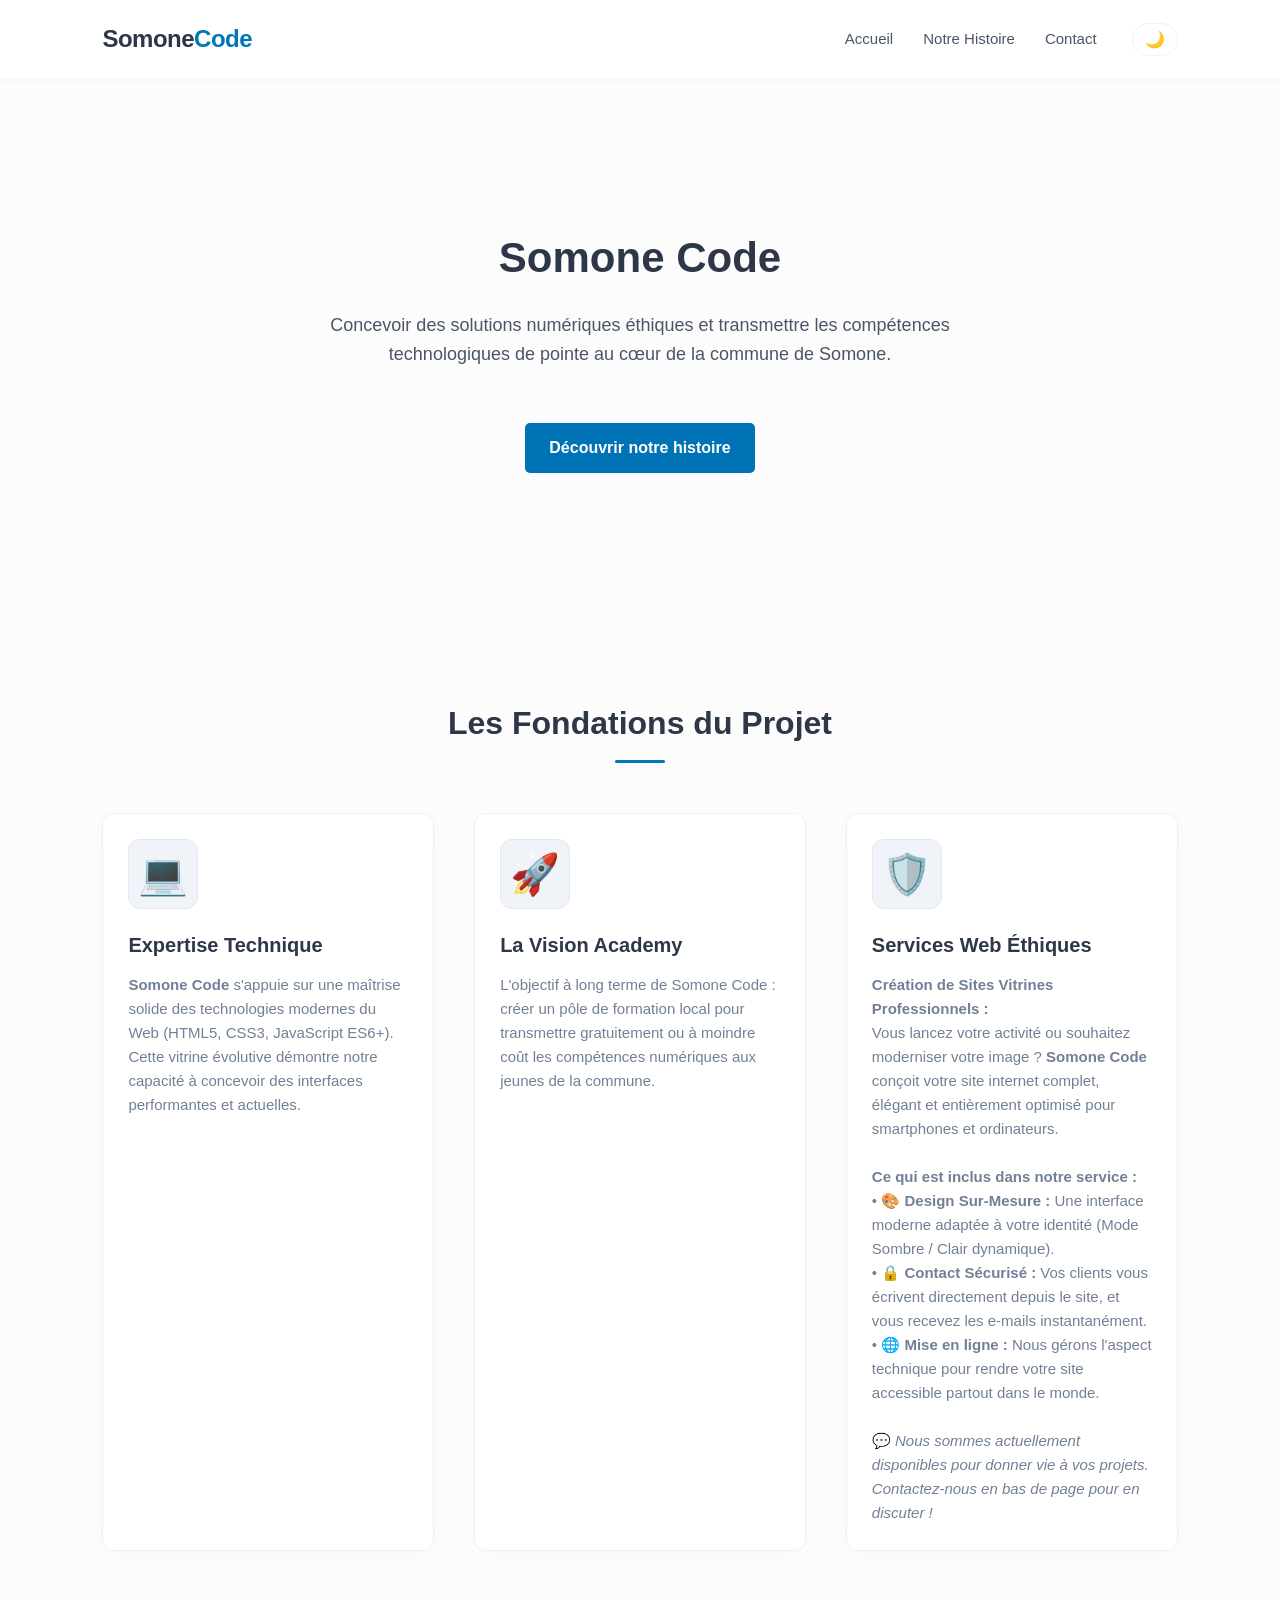
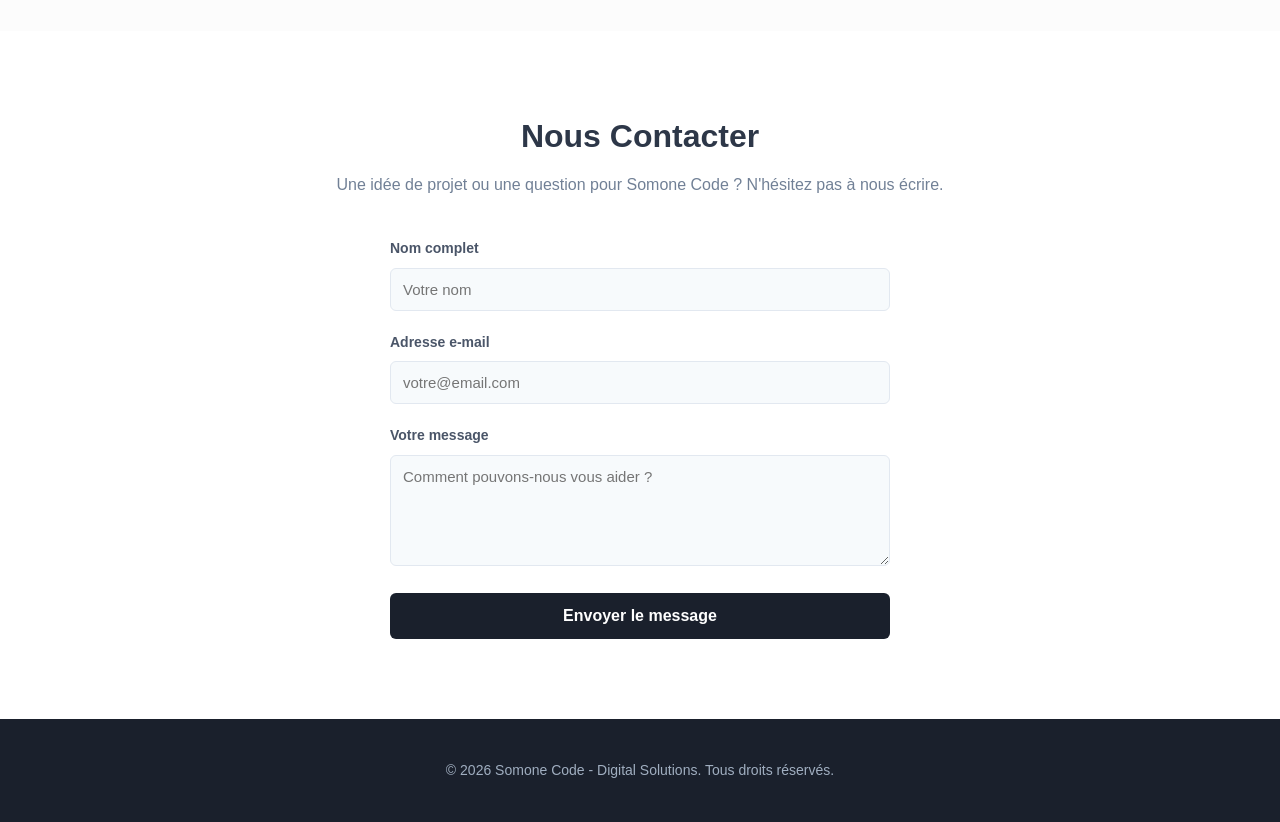
<file: index.html>
<!DOCTYPE html>
<html lang="fr">
<head>
    <meta charset="UTF-8">
    <meta name="viewport" content="width=device-width, initial-scale=1.0">
    <title>Somone Code - Digital Academy & Solutions</title>
    <link rel="stylesheet" href="style.css">
</head>
<body>

    <header>
        <div class="logo">Somone<span>Code</span></div>
        <div class="nav-container">
            <nav>
                <ul>
                 <li><a href="index.html">Accueil</a></li>
                 <li><a href="vision.html">Notre Histoire</a></li>
                 <li><a href="#contact">Contact</a></li>
                 </ul>
            </nav>
            <button id="theme-toggle" class="theme-btn">🌙</button>
        </div>
    </header>

    <section id="accueil" class="hero-section">
        <div class="hero-content">
            <h1>Somone Code</h1>
            <p>
             Concevoir des solutions numériques éthiques et transmettre les compétences technologiques de pointe au cœur de la commune de Somone.
             </p>
             <a href="vision.html" style="display: inline-block; background-color: #0073b7; color: #ffffff; padding: 12px 24px; text-decoration: none; border-radius: 5px; font-weight: bold; margin-top: 20px;">Découvrir notre histoire</a>
        </div>
    </section>

   <section id="projets" class="features-section">
        <h2>Les Fondations du Projet</h2>
        <div class="cards-grid">
            
            <div class="card">
                <div class="card-icon">💻</div>
                <h3>Expertise Technique</h3>
                <p>
                <strong>Somone Code</strong> s'appuie sur une maîtrise solide des technologies modernes du Web (HTML5, CSS3, JavaScript ES6+). Cette vitrine évolutive démontre notre capacité à concevoir des interfaces performantes et actuelles.
                </p>
            </div>

            <div class="card">
                <div class="card-icon">🚀</div>
                <h3>La Vision Academy</h3>
                <p>L'objectif à long terme de Somone Code : créer un pôle de formation local pour transmettre gratuitement ou à moindre coût les compétences numériques aux jeunes de la commune.</p>
            </div>

            <div class="card">
                <div class="card-icon">🛡️</div>
                <h3>Services Web Éthiques</h3>
                <p>
                 <strong>Création de Sites Vitrines Professionnels :</strong><br>
                 Vous lancez votre activité ou souhaitez moderniser votre image ? <strong>Somone Code</strong> conçoit votre site internet complet, élégant et entièrement optimisé pour smartphones et ordinateurs. <br><br>
    
                 <strong>Ce qui est inclus dans notre service :</strong><br>
                 • 🎨 <strong>Design Sur-Mesure :</strong> Une interface moderne adaptée à votre identité (Mode Sombre / Clair dynamique).<br>
                 • 🔒 <strong>Contact Sécurisé :</strong> Vos clients vous écrivent directement depuis le site, et vous recevez les e-mails instantanément.<br>
                 • 🌐 <strong>Mise en ligne :</strong> Nous gérons l'aspect technique pour rendre votre site accessible partout dans le monde.<br><br>
    
                 💬 <em>Nous sommes actuellement disponibles pour donner vie à vos projets. Contactez-nous en bas de page pour en discuter !</em>
                 </p>
            </div>

        </div>
    </section>

    <section id="contact" class="contact-section">
        <h2>Nous Contacter</h2>
        <p class="contact-subtitle">Une idée de projet ou une question pour Somone Code ? N'hésitez pas à nous écrire.</p>
        
        <form id="main-contact-form" class="contact-form" action="https://formspree.io/f/mredbywo" method="POST">
            <div class="form-group">
                <label for="name">Nom complet</label>
                <input type="text" id="name" name="name" required placeholder="Votre nom">
            </div>
            <div class="form-group">
                <label for="email">Adresse e-mail</label>
                <input type="email" id="email" name="email" required placeholder="votre@email.com">
            </div>
            <div class="form-group">
                <label for="message">Votre message</label>
                <textarea id="message" name="message" rows="5" required placeholder="Comment pouvons-nous vous aider ?"></textarea>
            </div>
            <button type="submit" class="btn-submit">Envoyer le message</button>
        </form>
    </section>

    <footer>
        <p>&copy; 2026 Somone Code - Digital Solutions. Tous droits réservés.</p>
    </footer>
<script src="script.js"></script>

</body>
</html>
</file>
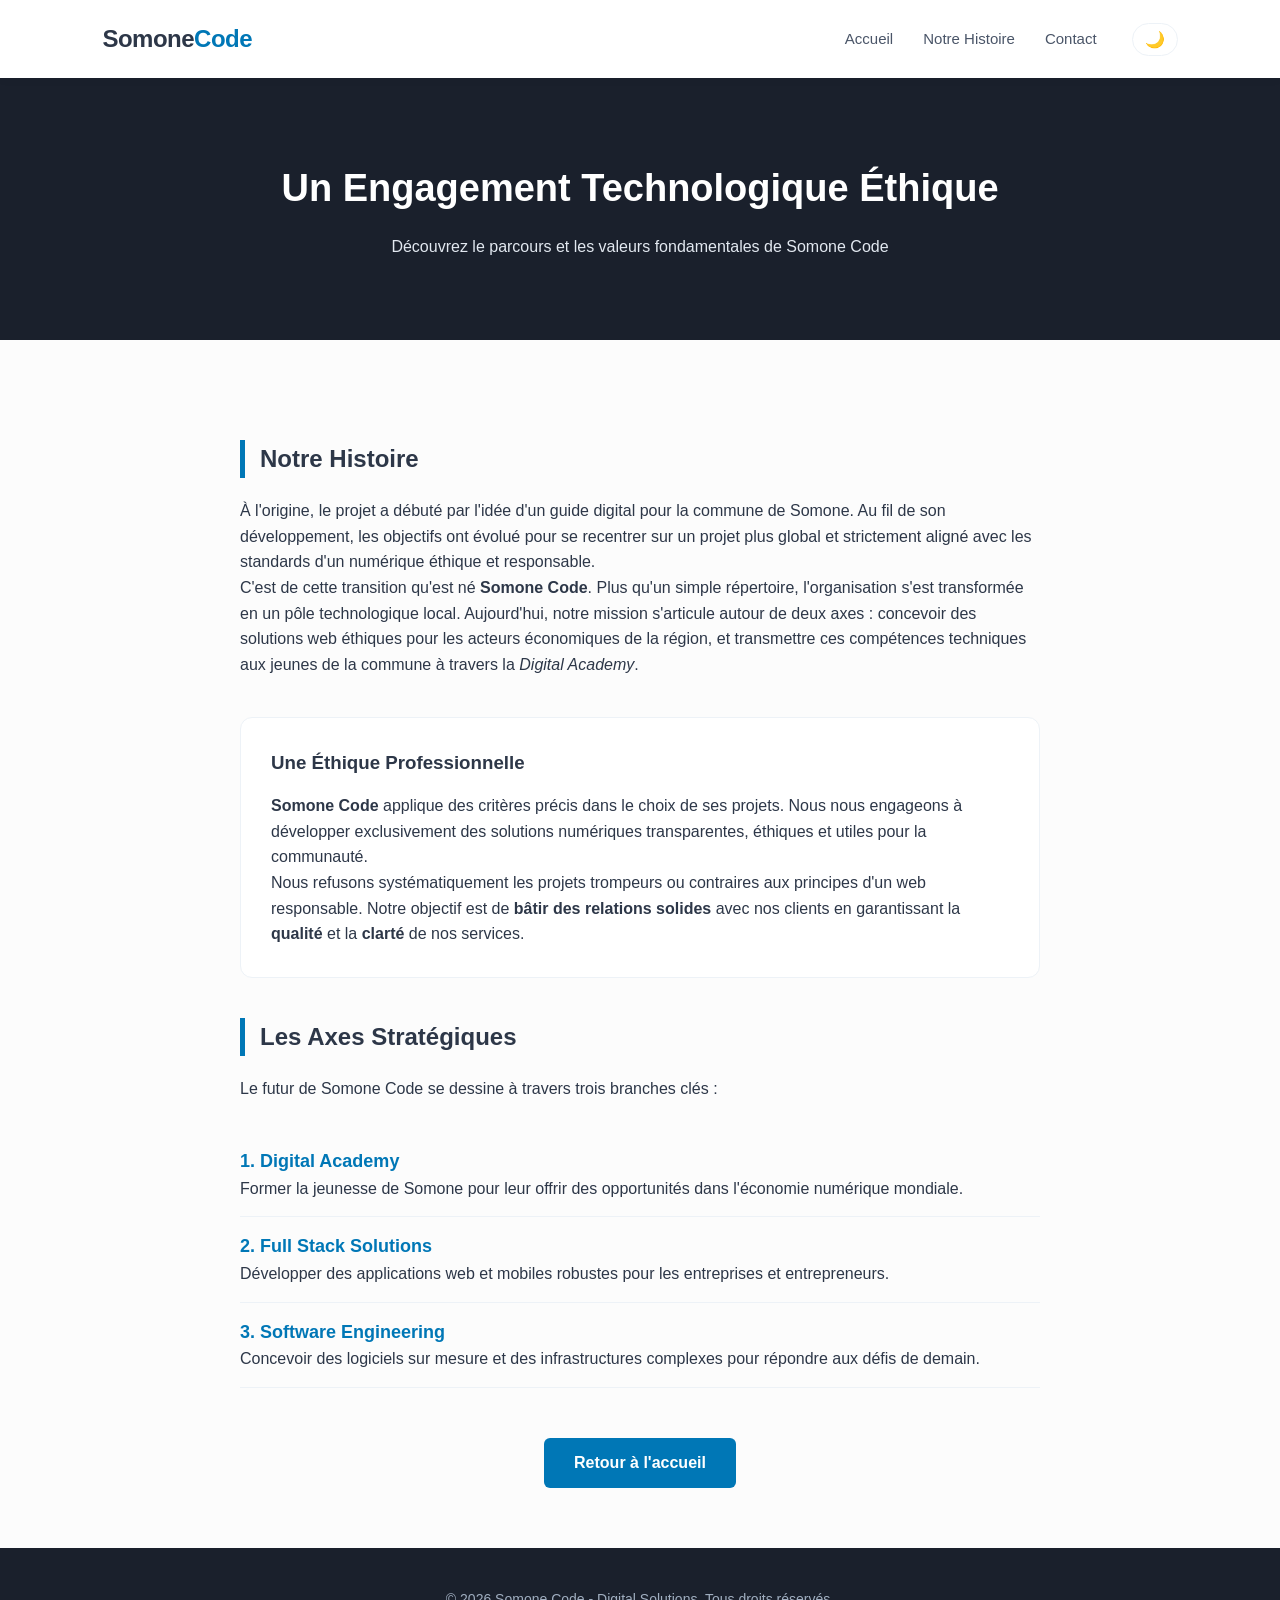
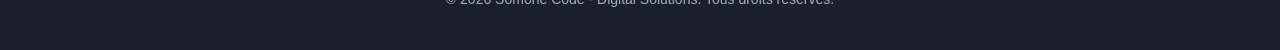
<file: vision.html>
<!DOCTYPE html>
<html lang="fr">
<head>
    <meta charset="UTF-8">
    <meta name="viewport" content="width=device-width, initial-scale=1.0">
    <title>Notre Histoire - Somone Code</title>
    <link rel="stylesheet" href="style.css">
</head>
<body>
    <header>
        <div class="logo">Somone<span>Code</span></div>
        <div class="nav-container">
            <nav>
                <ul>
                 <li><a href="index.html">Accueil</a></li>
                 <li><a href="vision.html">Notre Histoire</a></li>
                 <li><a href="index.html#contact">Contact</a></li>
                 </ul>
            </nav>
            <button id="theme-toggle" class="theme-btn">🌙</button>
        </div>
    </header>

    <section class="vision-hero">
            <h1>Un Engagement Technologique Éthique</h1>
            <p>Découvrez le parcours et les valeurs fondamentales de Somone Code</p>
    </section>

    <section class="vision-content">
        <div class="container-narrow">
           <h2>Notre Histoire</h2>
           <p>
            À l'origine, le projet a débuté par l'idée d'un guide digital pour la commune de Somone. Au fil de son développement, les objectifs ont évolué pour se recentrer sur un projet plus global et strictement aligné avec les standards d'un numérique éthique et responsable.
            </p>
           <p>
            C'est de cette transition qu'est né <strong>Somone Code</strong>. Plus qu'un simple répertoire, l'organisation s'est transformée en un pôle technologique local. Aujourd'hui, notre mission s'articule autour de deux axes : concevoir des solutions web éthiques pour les acteurs économiques de la région, et transmettre ces compétences techniques aux jeunes de la commune à travers la <em>Digital Academy</em>.
           </p>

            <div class="philosophy-box">
                <h3>Une Éthique Professionnelle</h3>
                 <p>
                 <strong>Somone Code</strong> applique des critères précis dans le choix de ses projets. Nous nous engageons à développer exclusivement des solutions numériques transparentes, éthiques et utiles pour la communauté.
                 </p>
                 <p>
                 Nous refusons systématiquement les projets trompeurs ou contraires aux principes d'un web responsable. Notre objectif est de <strong>bâtir des relations solides</strong> avec nos clients en garantissant la <strong>qualité</strong> et la <strong>clarté</strong> de nos services.
                 </p>
            </div>

            <h2>Les Axes Stratégiques</h2>
                 <p>Le futur de Somone Code se dessine à travers trois branches clés :</p>
            
            <div class="branches-list">
                <div class="branch-item">
                    <strong>1. Digital Academy</strong>
                    <p>Former la jeunesse de Somone pour leur offrir des opportunités dans l'économie numérique mondiale.</p>
                </div>
                <div class="branch-item">
                    <strong>2. Full Stack Solutions</strong>
                    <p>Développer des applications web et mobiles robustes pour les entreprises et entrepreneurs.</p>
                </div>
                <div class="branch-item">
                    <strong>3. Software Engineering</strong>
                    <p>Concevoir des logiciels sur mesure et des infrastructures complexes pour répondre aux défis de demain.</p>
                </div>
            </div>

            <div class="cta-vision">
                <a href="index.html" class="btn-explorer">Retour à l'accueil</a>
            </div>
        </div>
    </section>

    <footer>
        <p>&copy; 2026 Somone Code - Digital Solutions. Tous droits réservés.</p>
    </footer>
<script src="script.js"></script>
</body>
</html>
</file>
<file: style.css>
/* Variables pour le Mode Clair (par défaut) */
:root {
    --bg-principal: #fcfcfc;
    --bg-header: #ffffff;
    --texte-principal: #2d3748;
    --texte-secondaire: #4a5568;
    --bg-card: #ffffff;
    --border-color: #edf2f7;
}

/* Variables pour le Mode Sombre (quand la classe .dark-mode est activée) */
body.dark-mode {
    --bg-principal: #0f172a; /* Bleu-noir très sombre et moderne */
    --bg-header: #1e293b;
    --texte-principal: #ffffff; /* Blanc pur pour casser le manque de contraste */
    --texte-secondaire: #94a3b8;
    --bg-card: #1e293b;
    --border-color: #334155;
}

/* Style du bouton Lune/Soleil */
.theme-btn {
    background: none;
    border: 1px solid var(--border-color);
    padding: 6px 12px;
    border-radius: 20px;
    cursor: pointer;
    font-size: 16px;
    transition: background 0.3s ease;
    margin-left: 15px;
}
.theme-btn:hover {
    background-color: var(--border-color);
}

/* ==========================================================================
   1. RESET & BASES (Style minimaliste et propre)
   ========================================================================== */
* {
    margin: 0;
    padding: 0;
    box-sizing: border-box;
    font-family: 'Segoe UI', Tahoma, Geneva, Verdana, sans-serif;
}

html {
    scroll-behavior: smooth;
}

body {
    background-color: var(--bg-principal);
    color: var(--texte-principal);
    line-height: 1.6;
}

h1, h2, h3, .hero-section h1 {
    color: var(--texte-principal) !important;
}
.hero-section p, .features-section p {
    color: var(--texte-secondaire);
}

a {
    text-decoration: none;
    color: inherit;
}

/* ==========================================================================
   2. EN-TÊTE & NAVIGATION (FLEXBOX)
   ========================================================================== */
header {
    display: flex;
    justify-content: space-between;
    align-items: center;
    padding: 20px 8%;
    background-color: var(--bg-header);
    box-shadow: 0 2px 10px rgba(0, 0, 0, 0.03);
    position: sticky;
    top: 0;
    z-index: 100;
}

.nav-container {
    display: flex;
    align-items: center;
    gap: 20px;
}

.logo {
    font-size: 24px;
    font-weight: 700;
    color: var(--texte-principal); /* Utilise la variable pour passer du noir au blanc ! */
    letter-spacing: -0.5px;
}

.logo span {
    color: #0077b6; /* Le Bleu Lagon signature de Somone Code */
}

header nav ul {
    display: flex;
    list-style: none;
    gap: 30px;
}

header nav ul li a {
    font-size: 15px;
    font-weight: 500;
    color: #4a5568;
    transition: color 0.3s ease;
}

header nav ul li a:hover {
    color: #0077b6;
}

/* ==========================================================================
   3. SECTION HERO (Design épuré et percutant)
   ========================================================================== */
.hero-section {
    background: linear-gradient(135px, #f0f4f8 0%, #e2e8f0 100%);
    padding: 100px 8%;
    text-align: center;
    display: flex;
    justify-content: center;
    align-items: center;
    min-height: 60vh;
}

.hero-content {
    max-width: 700px;
}

.hero-content h1 {
    font-size: 42px;
    color: #1a202c;
    margin-bottom: 20px;
    font-weight: 700;
}

.hero-content p {
    font-size: 18px;
    color: #4a5568;
    margin-bottom: 35px;
}

.btn-explorer {
    display: inline-block;
    background-color: #0077b6;
    color: #ffffff;
    padding: 12px 30px;
    border-radius: 6px;
    font-weight: 600;
    transition: transform 0.2s ease, background-color 0.3s ease;
}

.btn-explorer:hover {
    background-color: #005f94;
    transform: translateY(-2px);
}

/* ==========================================================================
   4. SECTION FONDATIONS / PROJETS (GRID)
   ========================================================================== */
.features-section {
    padding: 80px 8%;
    text-align: center;
}

.features-section h2 {
    font-size: 32px;
    color: #1a202c;
    margin-bottom: 50px;
    position: relative;
}

.features-section h2::after {
    content: '';
    display: block;
    width: 50px;
    height: 3px;
    background-color: #0077b6;
    margin: 10px auto 0 auto;
    border-radius: 2px;
}

.cards-grid {
    display: grid;
    grid-template-columns: repeat(auto-fit, minmax(300px, 1fr));
    gap: 40px;
    margin-top: 20px;
}

.card {
    background-color: var(--bg-card);
    border-radius: 12px;
    padding: 25px;
    text-align: left;
    box-shadow: 0 4px 20px rgba(0, 0, 0, 0.02);
    border: 1px solid var(--border-color);
    transition: transform 0.3s ease, box-shadow 0.3s ease;
}

.card:hover {
    transform: translateY(-5px);
    box-shadow: 0 10px 30px rgba(0, 0, 0, 0.05);
}

.card-icon {
    font-size: 40px;
    margin-bottom: 20px;
    background: #f0f4f8;
    width: 70px;
    height: 70px;
    display: flex;
    justify-content: center;
    align-items: center;
    border-radius: 12px;
    color: #0077b6;
    border: 1px solid #e2e8f0;
}

.card h3 {
    font-size: 20px;
    color: #2d3748;
    margin-bottom: 12px;
}

.card p {
    font-size: 15px;
    color: #718096;
}

/* ==========================================================================
   5. PIED DE PAGE
   ========================================================================== */
footer {
    background-color: #1a202c;
    color: #a0aec0;
    padding: 40px 8%;
    text-align: center;
    font-size: 14px;
}

/* ==========================================================================
   5. SECTION CONTACT (Formulaire épuré)
   ========================================================================== */
.contact-section {
    padding: 80px 8%;
   background-color: var(--bg-card); /* Utilise le fond de carte ou principal */
    color: var(--texte-principal);
    /* ... garde le reste de ton code ... */
    text-align: center;
}

.contact-section h2 {
    font-size: 32px;
    color: #1a202c;
    margin-bottom: 10px;
}

.contact-subtitle {
    color: #718096;
    margin-bottom: 40px;
    font-size: 16px;
}

.contact-form {
    max-width: 500px;
    margin: 0 auto;
    text-align: left;
}

.form-group {
    margin-bottom: 20px;
}

.form-group label {
    display: block;
    font-size: 14px;
    font-weight: 600;
    color: #4a5568;
    margin-bottom: 8px;
}

.form-group input,
.form-group textarea {
    width: 100%;
    padding: 12px;
    border: 1px solid #e2e8f0;
    border-radius: 6px;
    background-color: #f7fafc;
    font-size: 15px;
    color: #2d3748;
    transition: border-color 0.3s ease;
}

.form-group input:focus,
.form-group textarea:focus {
    outline: none;
    border-color: #0077b6;
    background-color: #ffffff;
}

.btn-submit {
    display: inline-block;
    width: 100%;
    background-color: #1a202c; /* Noir/Gris très foncé pour contraster avec le bouton bleu du haut */
    color: #ffffff;
    padding: 14px;
    border: none;
    border-radius: 6px;
    font-size: 16px;
    font-weight: 600;
    cursor: pointer;
    transition: background-color 0.3s ease;
}

.btn-submit:hover {
    background-color: #2d3748;
}

/* ==========================================================================
   6. RESPONSIVE DESIGN (Adaptation Mobile)
   ========================================================================== */
@media (max-width: 768px) {
    header {
        flex-direction: column;
        gap: 15px;
        padding: 15px;
    }
    .hero-content h1 {
        font-size: 32px;
    }
    .hero-content p {
        font-size: 16px;
    }
}

/* ==========================================================================
   7. STYLES POUR LA PAGE VISION
   ========================================================================== */
.vision-hero {
    background: #1a202c;
    color: white;
    padding: 80px 8%;
    text-align: center;
}

.vision-hero h1 {
    color: #ffffff;
    font-size: 38px;
    margin-bottom: 15px;
}

.vision-content {
    padding: 60px 8%;
    background-color: var(--bg-principal);
}

.container-narrow {
    max-width: 800px;
    margin: 0 auto;
}

.container-narrow h2 {
    margin: 40px 0 20px 0;
    color: #1a202c;
    border-left: 5px solid #0077b6;
    padding-left: 15px;
}

.philosophy-box {
    background-color: var(--bg-card); /* Devient adaptatif */
    padding: 30px;
    border-radius: 12px;
    border: 1px solid var(--border-color); /* Devient adaptatif */
    margin: 40px 0;
}

.philosophy-box h3 {
    color: var(--texte-principal); /* Utilise le blanc en mode sombre, ou le bleu/noir en mode clair */
    margin-bottom: 15px;
}

.branches-list {
    margin: 30px 0;
}

.branch-item {
    padding: 15px 0;
    border-bottom: 1px solid #edf2f7;
}

.branch-item strong {
    color: #0077b6;
    font-size: 18px;
}

.cta-vision {
    margin-top: 50px;
    text-align: center;
}

/* Petit indicateur pour le menu actif */
header nav ul li a.active {
    color: #0077b6;
    font-weight: 700;
}
.vision-hero h1 {
    color: #ffffff !important; /* Force le blanc pur pour le titre du bandeau */
}
.vision-hero p {
    color: #e2e8f0 !important; /* Force un blanc-gris clair pour le sous-titre */
}

/* Ajustements de contraste pour la boîte philosophie en mode sombre */
body.dark-mode .philosophy-box {
    background-color: #1e293b; /* Un fond bleu-noir plus clair que le fond du site pour ressortir */
    border-color: #334155;
}

body.dark-mode .philosophy-box p {
    color: #cbd5e0; /* Un gris clair très lisible pour le paragraphe */
}

body.dark-mode .philosophy-box strong {
    color: #ffffff; /* Le blanc pur pour les mots importants comme Halal */
}

/* Rend le texte de description sous le grand titre bien visible la nuit */
body.dark-mode .hero-section p {
    color: #cbd5e0 !important; /* Un gris très clair et doux pour les yeux */
}
</file>
